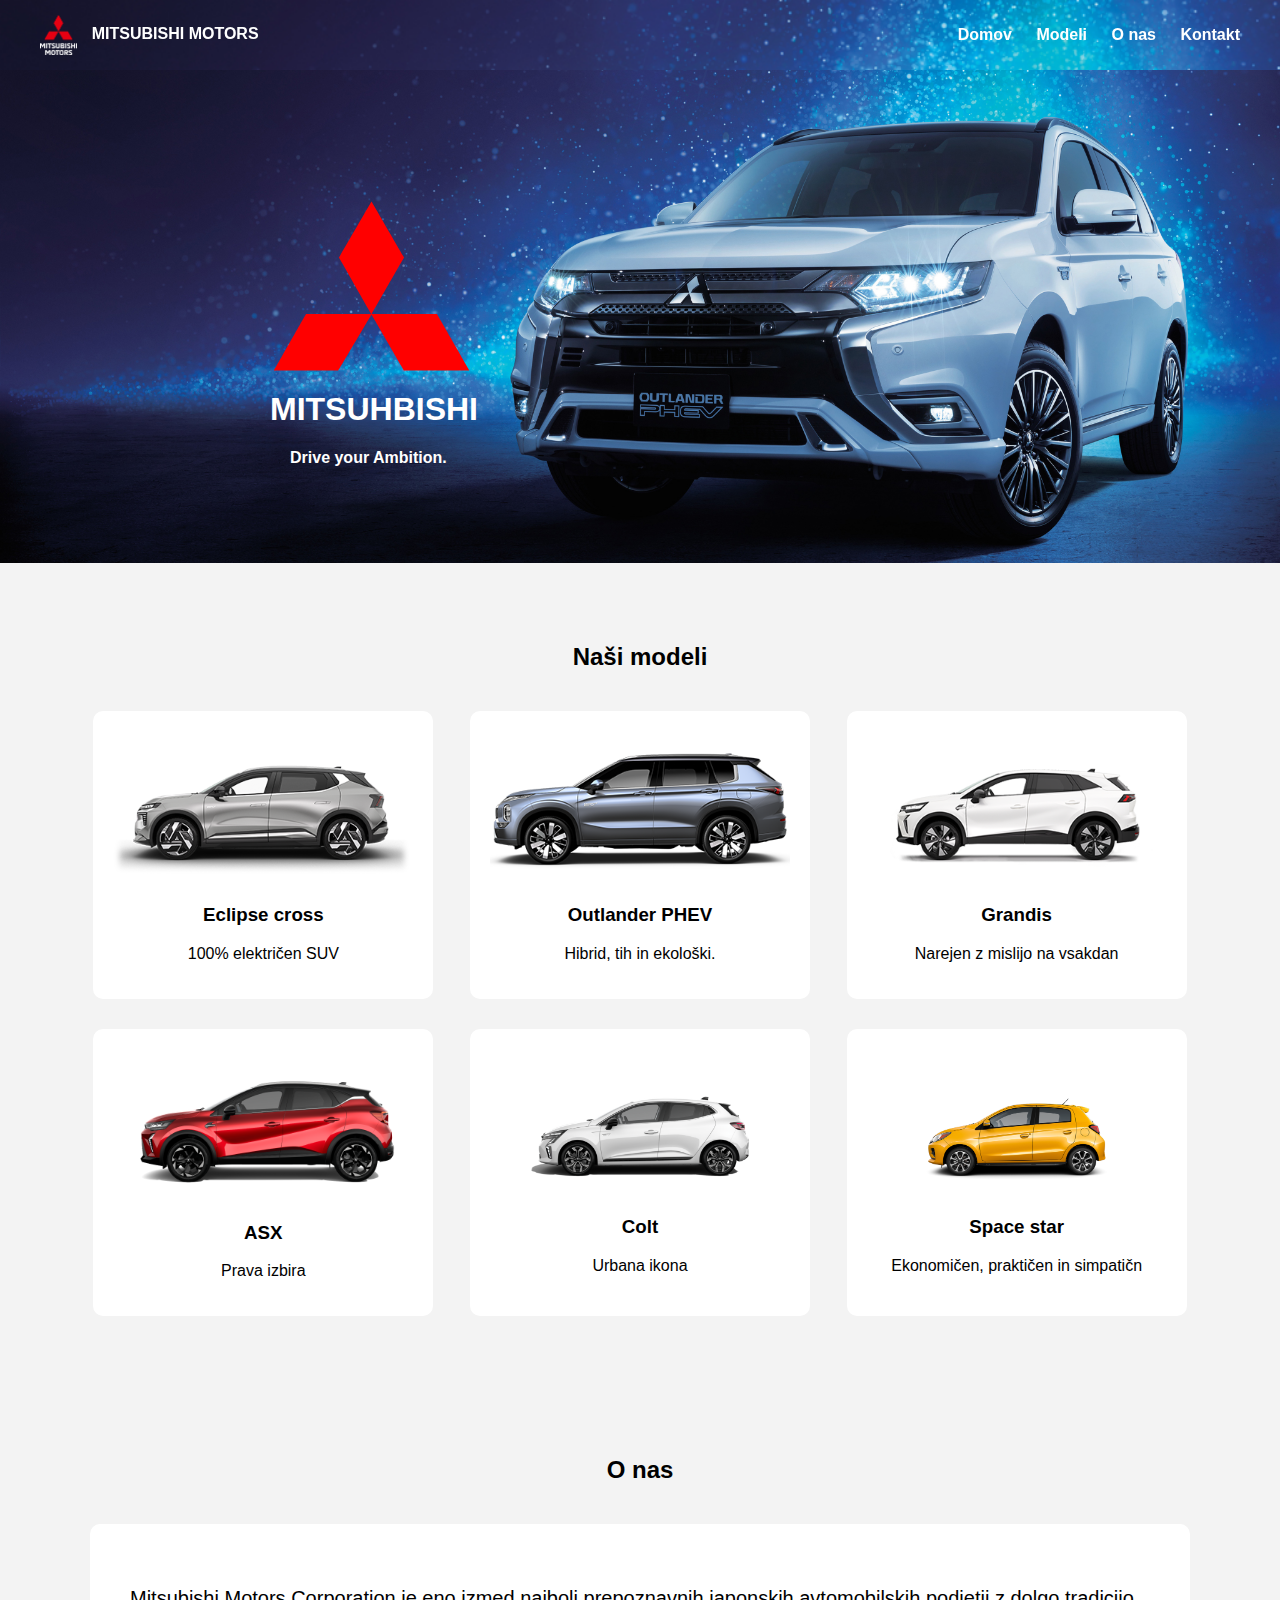
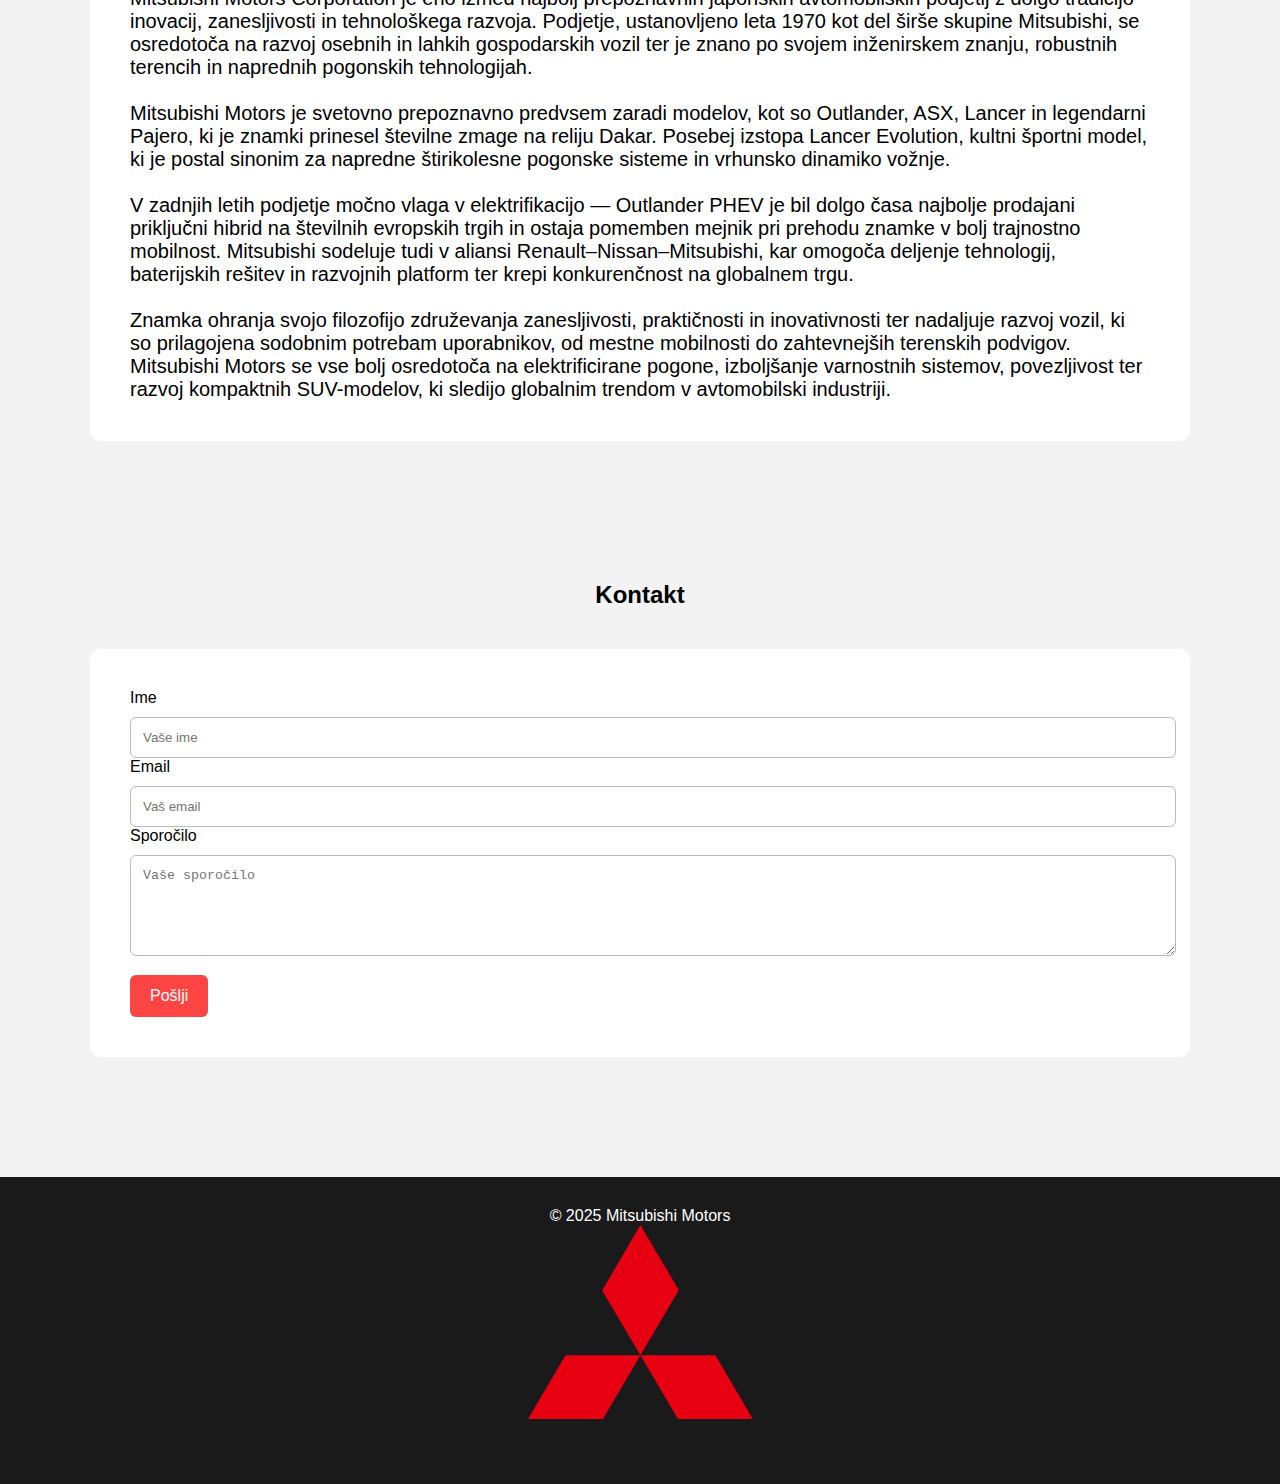
<file: index.html>
<!DOCTYPE html>
<html lang="sl">
<head>
    <meta charset="UTF-8">
    <title>Mitsubishi Motors</title>
<link rel="stylesheet" href="style.css">
</head>
<body>
<header>
    <div class="logo-text">
        <img src="PikPng.com_mitsubishi-logo-png_715357.png" alt="Logo" style="height:40px; vertical-align:middle; margin-right:10px;">
        <b>MITSUBISHI MOTORS</b>
    </div>

    <nav>
        <a href="#hero">Domov</a>
        <a href="#modeli">Modeli</a>
        <a href="#onas">O nas</a>
        <a href="#kontakt">Kontakt</a>
    </nav>
</header>





<div class="hero" id="hero">

    
   <svg xmlns="http://www.w3.org/2000/svg" viewBox="0 0 400 360">
    <path id="svgPath" fill="red" d="M 204.00,228.01
       C 204.00,228.01 333.97,228.01 333.97,228.01
         333.97,228.01 398.99,340.99 398.99,340.99
         398.99,340.99 268.00,341.00 268.00,341.00
         268.00,341.00 203.00,229.00 203.00,229.00
         203.00,229.00 137.00,341.00 137.00,341.00
         137.00,341.00 8.00,340.99 8.00,340.99
         8.00,340.99 72.00,228.01 72.00,228.01
         72.00,228.01 202.00,228.01 202.00,228.01
         202.00,228.01 202.01,227.00 202.01,227.00
         202.01,227.00 138.01,114.97 138.01,114.97
         138.01,114.97 202.99,2.98 202.99,2.98
         202.99,2.98 268.01,115.00 268.01,115.00
         268.01,115.00 204.00,226.99 204.00,226.99
         204.00,226.99 204.00,228.01 204.00,228.01 Z"/>
</svg>


    <h1><br>MITSUHBISHI<br></h1>
    <p style="margin-left: 270px;"><b>Drive your Ambition.</b></p>
    
   
</div>



<section id="modeli">
    <h2>Naši modeli</h2>

    <div class="models">
        <div class="car">
            <img src="avto1.png" alt="Eclipse cross">
            <h3> Eclipse cross</h3>
            <p>100% električen SUV</p>
        </div>

        <div class="car">
            <img src="avto2.png" alt="Outlander PHEV">
            <h3>Outlander PHEV</h3>
            <p>Hibrid, tih in ekološki.</p>
        </div>

        <div class="car">
            <img src="avto3.png" alt="Grandis">
            <h3>Grandis</h3>
            <p>Narejen z mislijo na vsakdan</p>
        </div>
		  <div class="car">
            <img src="avto4.png" alt="ASX">
            <h3>ASX</h3>
            <p>Prava izbira</p>
        </div>
		  <div class="car">
            <img src="avto5.png" alt="Colt">
            <h3>Colt</h3>
            <p>Urbana ikona</p>
        </div>
		  <div class="car">
            <img src="avto6.png" alt="Space star">
            <h3>Space star</h3>
            <p>Ekonomičen, praktičen in simpatičn</p>
        </div>
    </div>
</section>



<section id="onas">
    <h2>O nas</h2>
    <div class="about">
     <br> Mitsubishi Motors Corporation je eno izmed najbolj prepoznavnih japonskih avtomobilskih podjetij z dolgo tradicijo inovacij, zanesljivosti in tehnološkega razvoja. Podjetje, ustanovljeno leta 1970 kot del širše skupine Mitsubishi, se osredotoča na razvoj osebnih in lahkih gospodarskih vozil ter je znano po svojem inženirskem znanju, robustnih terencih in naprednih pogonskih tehnologijah.<br>

<br>Mitsubishi Motors je svetovno prepoznavno predvsem zaradi modelov, kot so Outlander, ASX, Lancer in legendarni Pajero, ki je znamki prinesel številne zmage na reliju Dakar. Posebej izstopa Lancer Evolution, kultni športni model, ki je postal sinonim za napredne štirikolesne pogonske sisteme in vrhunsko dinamiko vožnje.<br>

<br>V zadnjih letih podjetje močno vlaga v elektrifikacijo — Outlander PHEV je bil dolgo časa najbolje prodajani priključni hibrid na številnih evropskih trgih in ostaja pomemben mejnik pri prehodu znamke v bolj trajnostno mobilnost. Mitsubishi sodeluje tudi v aliansi Renault–Nissan–Mitsubishi, kar omogoča deljenje tehnologij, baterijskih rešitev in razvojnih platform ter krepi konkurenčnost na globalnem trgu.<br>
<br>Znamka ohranja svojo filozofijo združevanja zanesljivosti, praktičnosti in inovativnosti ter nadaljuje razvoj vozil, ki so prilagojena sodobnim potrebam uporabnikov, od mestne mobilnosti do zahtevnejših terenskih podvigov. Mitsubishi Motors se vse bolj osredotoča na elektrificirane pogone, izboljšanje varnostnih sistemov, povezljivost ter razvoj kompaktnih SUV-modelov, ki sledijo globalnim trendom v avtomobilski industriji.<br>
    
	</div>
</section>



<section id="kontakt">
    <h2>Kontakt</h2>
    <form>
        <label>Ime</label>
        <input type="text" placeholder="Vaše ime">

        <label>Email</label>
        <input type="email" placeholder="Vaš email">

        <label>Sporočilo</label>
        <textarea rows="5" placeholder="Vaše sporočilo"></textarea>

        <button>Pošlji</button>
    </form>
</section>



<footer>
    © 2025 Mitsubishi Motors
	
    <br>
     <canvas id="logoCanvas" width="225" height="225" ></canvas>
</footer>
<script>
const canvas = document.getElementById("logoCanvas");
const ctx = canvas.getContext("2d");
      ctx.strokeStyle = "rgba(0,0,0,0)";
      ctx.fillStyle = "#e60012";
      ctx.miterLimit = 4;

      ctx.beginPath();
      ctx.moveTo(112.45, 0);
      ctx.lineTo(150.87, 65.13);
      ctx.lineTo(112.45, 130.25);
      ctx.lineTo(74.03, 65.6);
      ctx.closePath();

      ctx.moveTo(112.45, 130.25);
      ctx.lineTo(187.41, 130.25);
      ctx.lineTo(224.9, 193.97);
      ctx.lineTo(149.93, 193.97);
      ctx.closePath();

      ctx.moveTo(112.45, 130.25);
      ctx.lineTo(37.48, 130.25);
      ctx.lineTo(0, 193.97);
      ctx.lineTo(74.97, 193.97);
      ctx.closePath();

      ctx.fill();
</script>




</body>
</html>
</file>
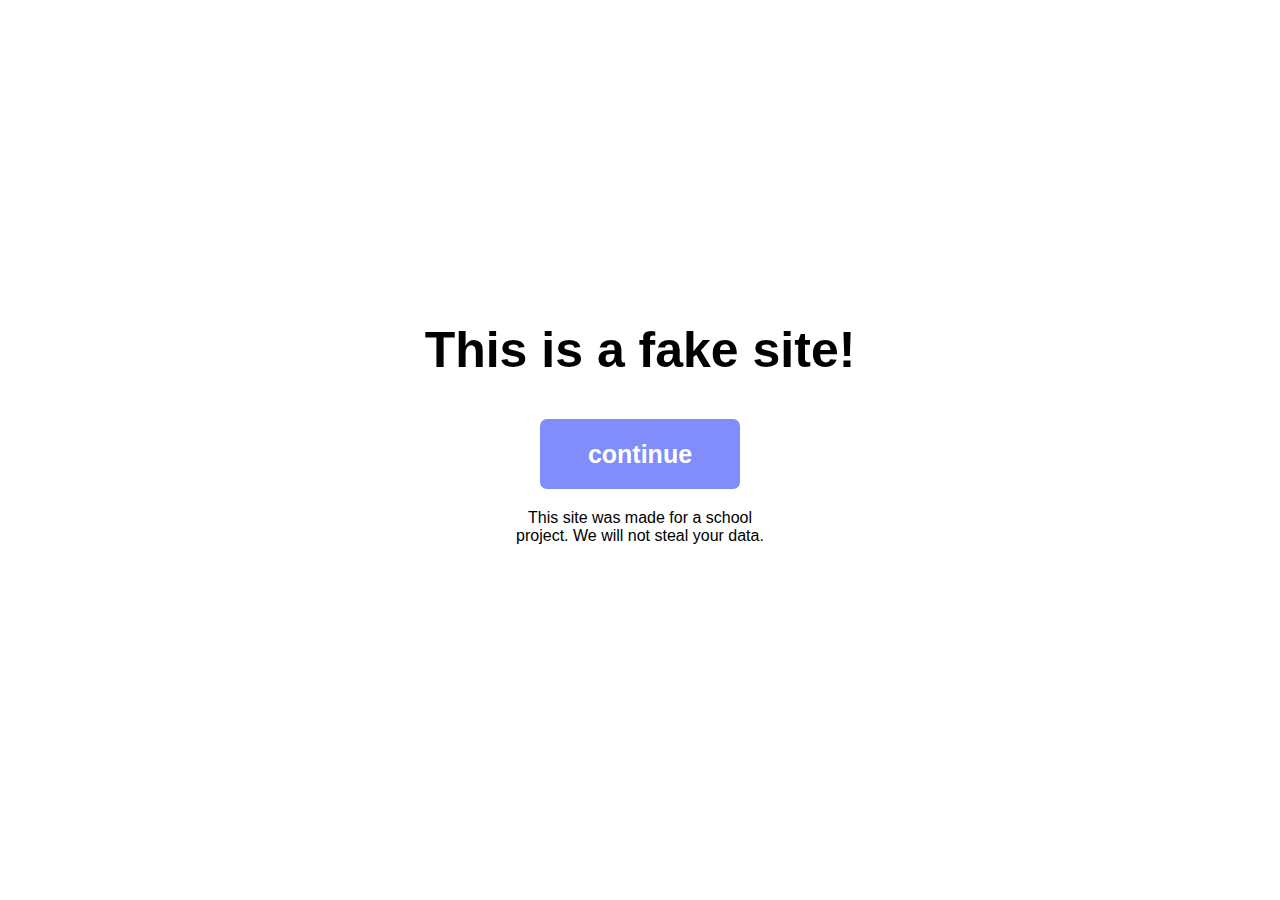
<file: index12.html>
<!DOCTYPE html>
<html>
	<head>
		<title>Fake • Mitsubishi</title>
		<link rel="stylesheet" href="stil2.css">
		<link rel="icon" type="image/x-icon" href="img/favicon.ico">
	</head>
	<body>
		<div class="main">
			<h1>This is a fake site!</h1>
			<div class="continue">
				<a href="index.html">continue</a>
			</div>
			<div class="spodi">
				<a>This site was made for a school project. We will not steal your data.</a>
			</div>
		</div>
	</body>
</html>
</file>
<file: style.css>
body {
            margin: 0;
            font-family: Arial, sans-serif;
            background: #f3f3f3;
        }

        
        header {
            background-image: url('header.png');
			background-size: cover;
			background-position: center;
            color: white;
            padding: 15px 40px;
            display: flex;
            justify-content: space-between;
            align-items: center;
            position: sticky;
            top: 0;
            z-index: 1000;
        }
        nav a {
            color: white;
            margin-left: 20px;
            text-decoration: none;
            font-weight: bold;
        }
        nav a:hover {
            color: #ff4444;
        }

        
        .hero {
            background-image: url('ozadje1.jpg');
			background-size: cover;
			background-position: center;
            color: white;
            text-align: left;
            padding: 80px 20px;
			padding-right:20px;
			
        }
        .hero svg {
            width: 200px;
    margin-top: 50px;
    margin-bottom: 50px;
    margin-left: 250px; 
    margin-right: 0
			
			
        } 

        section {
            padding: 60px 40px;
            max-width: 1100px;
            margin: auto;
        }
        h2 {
            text-align: center;
            margin-bottom: 40px;
        }

        .models {
            display: flex;
            justify-content: space-around;
            flex-wrap: wrap;
            gap: 30px;
        }
        .car {
            background: white;
            padding: 20px;
            width: 300px;
            border-radius: 10px;
            text-align: center;
        }
        .car img {
            width: 100%;
            border-radius: 10px;
        }

        
        .about {
            background: white;
            border-radius: 10px;
            padding: 40px;
			font-size:20px;
            
        }

        
        form {
            background: white;
            padding: 40px;
            border-radius: 10px;
		}
        input, textarea {
            width: 100%;
            padding: 12px;
            margin-top: 10px;
            border: 1px solid #bbb;
            border-radius: 6px;
        }
        button {
            margin-top: 15px;
            padding: 12px 20px;
            background: #ff4444;
            color: white;
            border: none;
            border-radius: 6px;
            cursor: pointer;
            font-size: 16px;
        }
        button:hover {
            background: #cc0000;
        }

        
        footer {
            background: #1a1a1a;
            color: white;
            text-align: center;
            padding: 30px;
            margin-top: 60px;
        }
        footer img {
            width: 120px;
            margin-top: 10px;
        }
		
		h1 {
  margin-left: 250px;
   margin-top: -80px;
   text-align:left;
}
</file>
<file: stil2.css>
*{
	margin:0;
	padding:0;
}
.main{
	height:100vh;
	display:flex;
	flex-direction:column;
	justify-content:center;
	align-items:center;
}
.continue{
	border-radius:7px;
	background:#808dfb;
	height:70px;
	width:200px;
	display:flex;
	justify-content:center;
	align-items:center;
	margin:40px 0 20px;
}
h1{
	font-family:Arial, Helvetica, sans-serif;
	font-size:50px;
}
.continue a{
	color:white;
	font-family:Arial, Helvetica, sans-serif;
	font-size:25px;
	font-weight:bold;
	text-decoration:none;
}
.continue a:hover{
	text-decoration:underline;
}
.spodi{
	height:70px;
	width:250px;
	text-align:center;
}
.spodi a{
	font-family:Arial, Helvetica, sans-serif;
	
}
</file>
